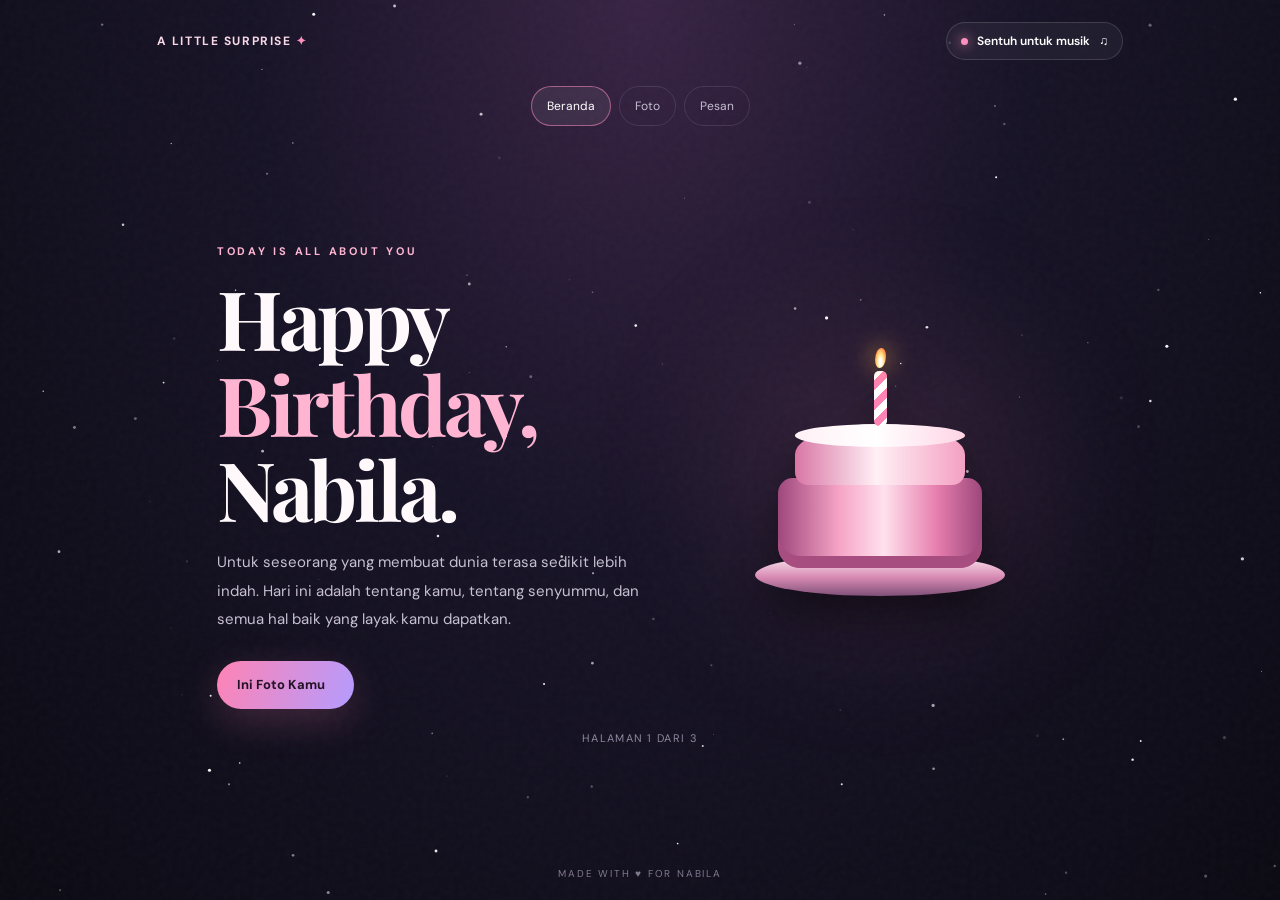
<file: index.html>
<!DOCTYPE html>
<html lang="id">
<head>
<meta charset="UTF-8">
<meta name="viewport" content="width=device-width, initial-scale=1">
<meta name="theme-color" content="#100d1d">
<title>Untuk Nabila — Selamat Ulang Tahun</title>

<link rel="icon" type="image/png" href="../img/favicon.png">

<link rel="preconnect" href="https://fonts.googleapis.com">
<link rel="preconnect" href="https://fonts.gstatic.com" crossorigin>
<link href="https://fonts.googleapis.com/css2?family=DM+Sans:wght@400;500;600;700&family=Playfair+Display:wght@500;600;700&display=swap" rel="stylesheet">
<link rel="stylesheet" href="style.css">
</head>
<body>
<canvas id="stars" aria-hidden="true"></canvas><div class="noise" aria-hidden="true"></div>
<div class="site">
<header class="topbar"><a class="brand" href="index.html">A LITTLE SURPRISE <span>✦</span></a><button class="music" id="musicButton" type="button" aria-label="Putar atau hentikan musik"><span class="music-dot"></span><span data-music-label>Putar musik</span> ♫</button></header>
<nav class="page-nav" aria-label="Navigasi halaman"><a href="index.html" aria-current="page">Beranda</a><a href="foto.html">Foto</a><a href="pesan.html">Pesan</a></nav>
<main class="content">
<section class="hero">
<div class="hero-copy"><div class="eyebrow">Today is all about you</div><h1>Happy<span>Birthday,</span>Nabila.</h1><p class="lead">Untuk seseorang yang membuat dunia terasa sedikit lebih indah. Hari ini adalah tentang kamu, tentang senyummu, dan semua hal baik yang layak kamu dapatkan.</p><div class="button-row"><a class="button primary" href="foto.html">Ini Foto Kamu<span aria-hidden="true"></span></a></div></div>
<div class="hero-art" role="img" aria-label="Ilustrasi kue ulang tahun dengan lilin menyala"><div class="cake-glow"></div><div class="cake"><div class="cake-plate"></div><div class="cake-base"></div><div class="cake-top"></div><div class="cake-icing"></div><div class="candle"><div class="flame"></div></div></div></div>
</section>
<div class="page-indicator">HALAMAN 1 DARI 3</div>
</main>
<footer class="footer">MADE WITH ♥ FOR NABILA</footer>
</div>
<div class="music-hint" id="musicHint" role="status" aria-live="polite"></div>
<script src="script.js"></script>
</body>
</html>
</file>
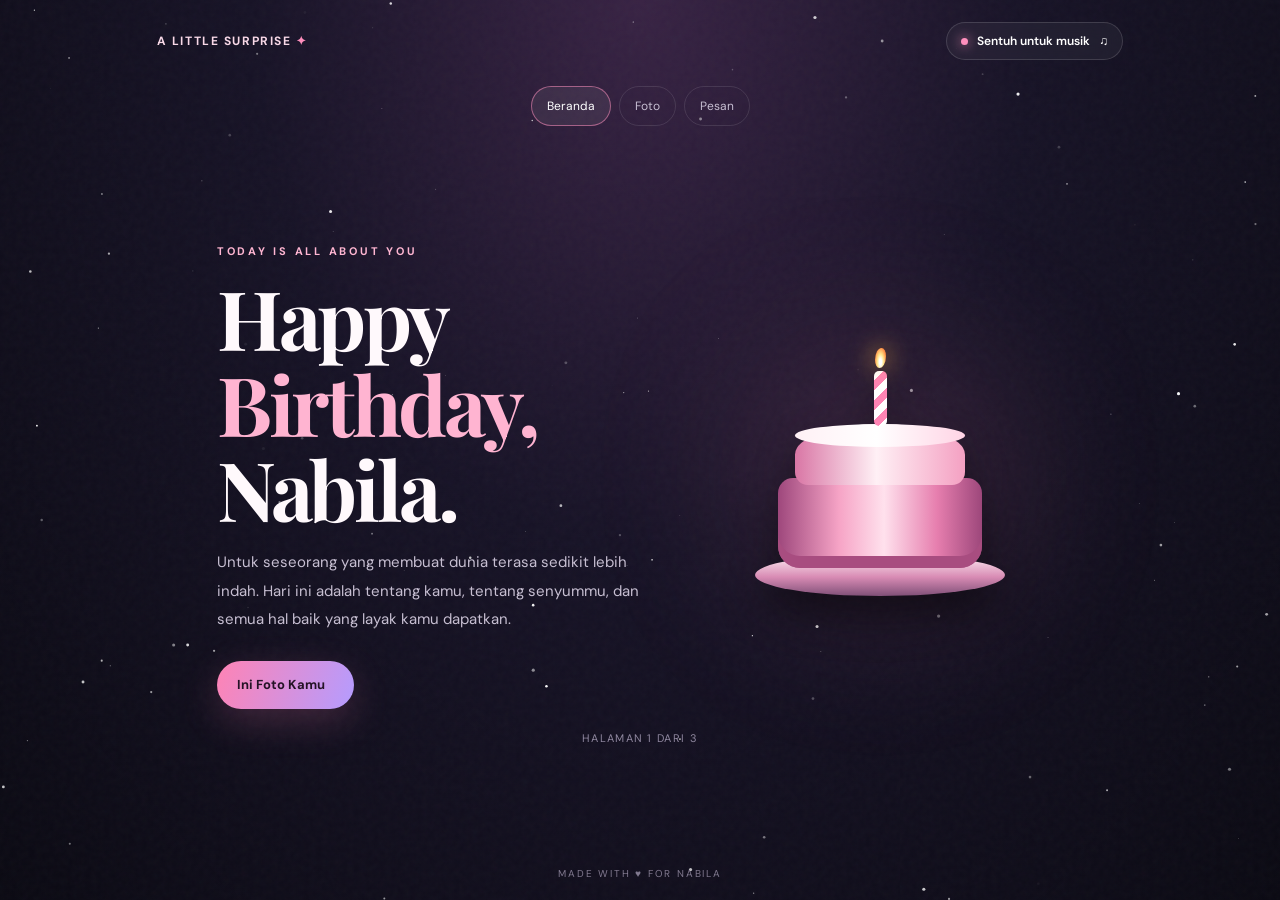
<file: nabila_halaman/index.html>
<!DOCTYPE html>
<html lang="id">
<head>
<meta charset="UTF-8">
<meta name="viewport" content="width=device-width, initial-scale=1">
<meta name="theme-color" content="#100d1d">
<title>Untuk Nabila — Selamat Ulang Tahun</title>
<link rel="preconnect" href="https://fonts.googleapis.com">
<link rel="preconnect" href="https://fonts.gstatic.com" crossorigin>
<link href="https://fonts.googleapis.com/css2?family=DM+Sans:wght@400;500;600;700&family=Playfair+Display:wght@500;600;700&display=swap" rel="stylesheet">
<link rel="stylesheet" href="style.css">
</head>
<body>
<canvas id="stars" aria-hidden="true"></canvas><div class="noise" aria-hidden="true"></div>
<div class="site">
<header class="topbar"><a class="brand" href="index.html">A LITTLE SURPRISE <span>✦</span></a><button class="music" id="musicButton" type="button" aria-label="Putar atau hentikan musik"><span class="music-dot"></span><span data-music-label>Putar musik</span> ♫</button></header>
<nav class="page-nav" aria-label="Navigasi halaman"><a href="index.html" aria-current="page">Beranda</a><a href="foto.html">Foto</a><a href="pesan.html">Pesan</a></nav>
<main class="content">
<section class="hero">
<div class="hero-copy"><div class="eyebrow">Today is all about you</div><h1>Happy<span>Birthday,</span>Nabila.</h1><p class="lead">Untuk seseorang yang membuat dunia terasa sedikit lebih indah. Hari ini adalah tentang kamu, tentang senyummu, dan semua hal baik yang layak kamu dapatkan.</p><div class="button-row"><a class="button primary" href="foto.html">Ini Foto Kamu<span aria-hidden="true"></span></a></div></div>
<div class="hero-art" role="img" aria-label="Ilustrasi kue ulang tahun dengan lilin menyala"><div class="cake-glow"></div><div class="cake"><div class="cake-plate"></div><div class="cake-base"></div><div class="cake-top"></div><div class="cake-icing"></div><div class="candle"><div class="flame"></div></div></div></div>
</section>
<div class="page-indicator">HALAMAN 1 DARI 3</div>
</main>
<footer class="footer">MADE WITH ♥ FOR NABILA</footer>
</div>
<div class="music-hint" id="musicHint" role="status" aria-live="polite"></div>
<script src="script.js"></script>
</body>
</html>
</file>
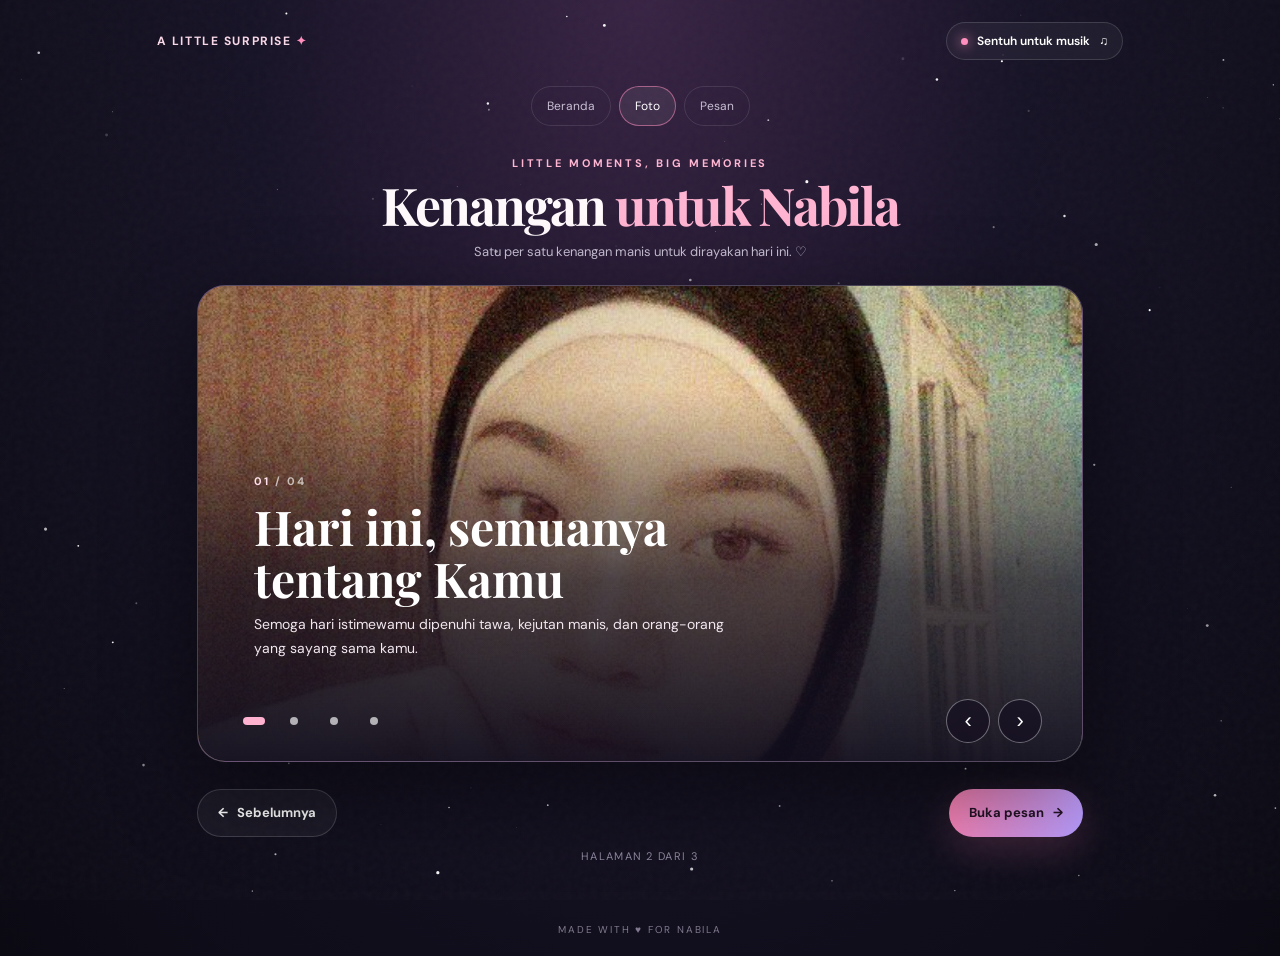
<file: foto.html>
<!DOCTYPE html>
<html lang="id">
<head>
<meta charset="UTF-8">
<meta name="viewport" content="width=device-width, initial-scale=1">
<meta name="theme-color" content="#100d1d">
<title>Foto Kenangan — Untuk Nabila</title>
<link rel="preconnect" href="https://fonts.googleapis.com">
<link rel="preconnect" href="https://fonts.gstatic.com" crossorigin>
<link href="https://fonts.googleapis.com/css2?family=DM+Sans:wght@400;500;600;700&family=Playfair+Display:wght@500;600;700&display=swap" rel="stylesheet">
<link rel="stylesheet" href="style.css">
</head>
<body>
<canvas id="stars" aria-hidden="true"></canvas><div class="noise" aria-hidden="true"></div>
<div class="site">
<header class="topbar"><a class="brand" href="index.html">A LITTLE SURPRISE <span>✦</span></a><button class="music" id="musicButton" type="button" aria-label="Putar atau hentikan musik"><span class="music-dot"></span><span data-music-label>Putar musik</span> ♫</button></header>
<nav class="page-nav" aria-label="Navigasi halaman"><a href="index.html">Beranda</a><a href="foto.html" aria-current="page">Foto</a><a href="pesan.html">Pesan</a></nav>
<main class="content photo-content">
<section aria-labelledby="galleryTitle"><div class="gallery-heading"><div class="eyebrow">Little moments, big memories</div><h1 id="galleryTitle">Kenangan<span>untuk Nabila</span></h1><p class="lead">Satu per satu kenangan manis untuk dirayakan hari ini. ♡</p></div>
<div class="memory-viewer" id="memoryViewer" tabindex="0" aria-label="Galeri foto Nabila. Gunakan tombol panah untuk mengganti foto.">
<figure class="memory-slide is-active" aria-hidden="false"><img src="../img/IMG1.JPG" alt="Foto kenangan Nabila nomor satu"><figcaption><span class="memory-number">01 <i>/ 04</i></span><h2>Hari ini, semuanya tentang Kamu</h2><p>Semoga hari istimewamu dipenuhi tawa, kejutan manis, dan orang-orang yang sayang sama kamu.</p></figcaption></figure>
<figure class="memory-slide" aria-hidden="true"><img src="../img/IMG2.JPG" alt="Foto kenangan Nabila nomor dua"><figcaption><span class="memory-number">02 <i>/ 04</i></span><h2>Jadi Nabila Yang ijal Kenal yaa</h2><p>Semoga setiap Langkahnya membawa cerita indah dan alasan baru Buat tersenyum.</p></figcaption></figure>
<figure class="memory-slide" aria-hidden="true"><img src="../img/IMG3.JPG" alt="Foto kenangan Nabila nomor tiga"><figcaption><span class="memory-number">03 <i>/ 04</i></span><h2>Untuk semua mimpi indahmu</h2><p>Semoga doa-doa baikmu menemukan jalan pulang, satu per satu, di waktu yang tepat.</p></figcaption></figure>
<figure class="memory-slide" aria-hidden="true"><img src="../img/IMG4.JPG" alt="Foto kenangan Nabila nomor empat"><figcaption><span class="memory-number">04 <i>/ 04</i></span><h2>Kamu pantas bahagia</h2><p>Jangan lupa menikmati setiap proses. Dunia terasa lebih indah karena ada kamu di dalamnya. ♡</p></figcaption></figure>
<div class="memory-controls"><div class="memory-dots" role="group" aria-label="Pilih foto"><button class="memory-dot" type="button" aria-label="Foto 1" aria-current="true"></button><button class="memory-dot" type="button" aria-label="Foto 2" aria-current="false"></button><button class="memory-dot" type="button" aria-label="Foto 3" aria-current="false"></button><button class="memory-dot" type="button" aria-label="Foto 4" aria-current="false"></button></div><div class="memory-arrows"><button class="memory-arrow" id="previousMemory" type="button" aria-label="Foto sebelumnya">‹</button><button class="memory-arrow" id="nextMemory" type="button" aria-label="Foto berikutnya">›</button></div></div>
</div></section>
<div class="button-row" style="justify-content:space-between"><a class="button" href="index.html"><span aria-hidden="true">←</span> Sebelumnya</a><a class="button primary" href="pesan.html">Buka pesan <span aria-hidden="true">→</span></a></div>
<div class="page-indicator">HALAMAN 2 DARI 3</div>
</main>
<footer class="footer">MADE WITH ♥ FOR NABILA</footer>
</div>
<div class="music-hint" id="musicHint" role="status" aria-live="polite"></div>
<script src="script.js"></script>
</body>
</html>
</file>
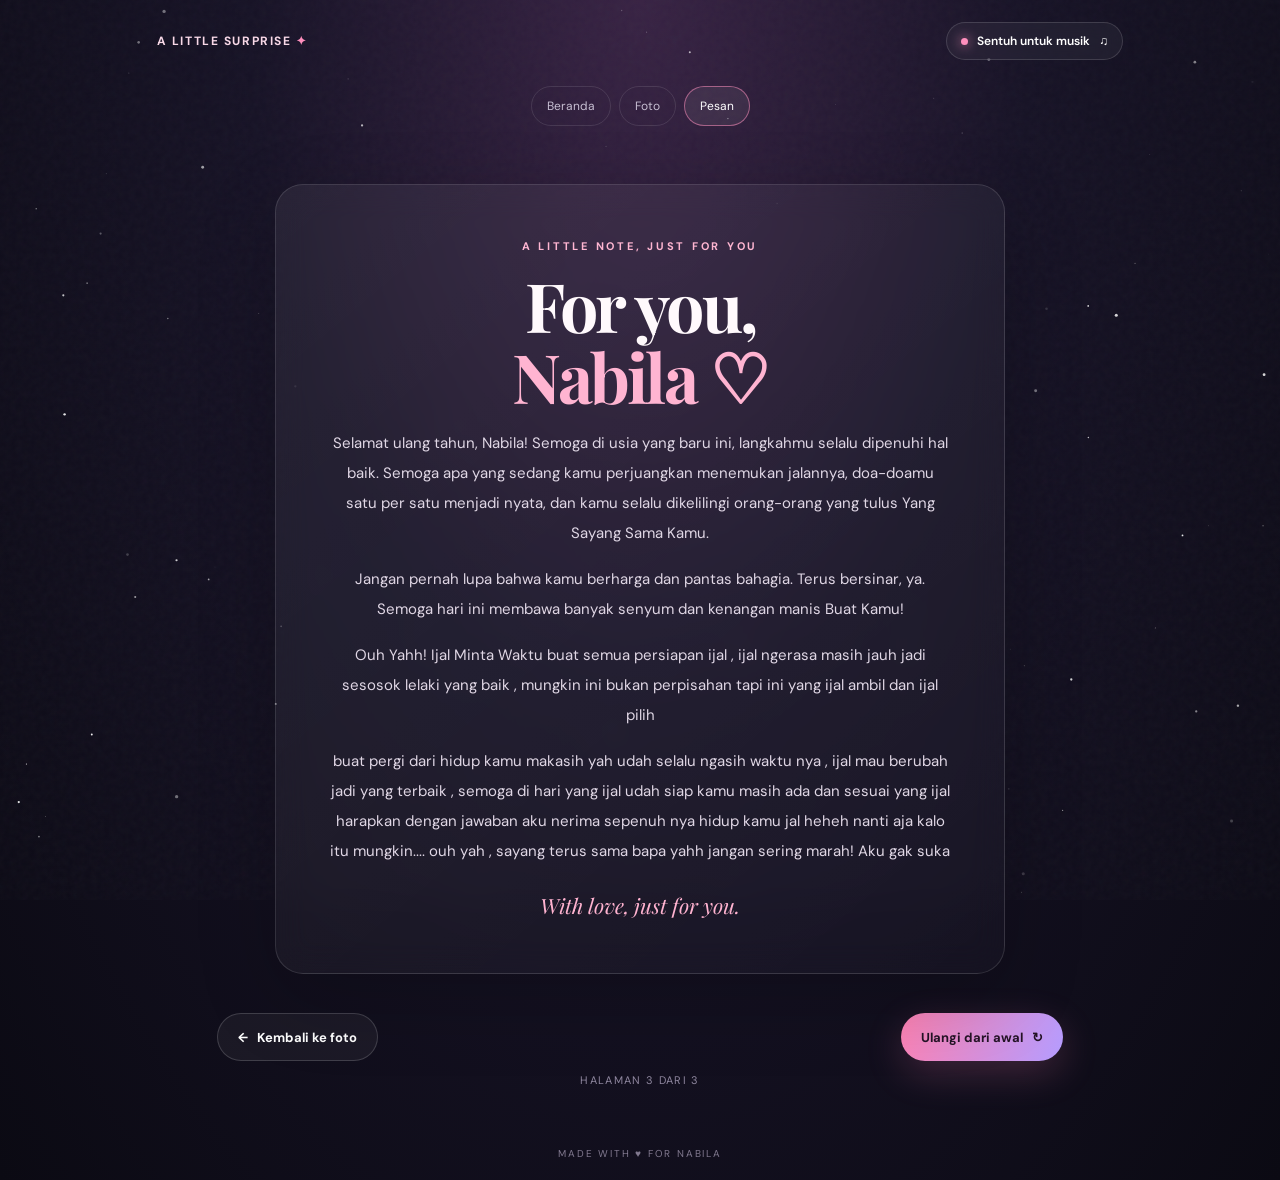
<file: pesan.html>
<!DOCTYPE html>
<html lang="id">
<head>
<meta charset="UTF-8">
<meta name="viewport" content="width=device-width, initial-scale=1">
<meta name="theme-color" content="#100d1d">
<title>Pesan untuk Nabila — Selamat Ulang Tahun</title>
<link rel="preconnect" href="https://fonts.googleapis.com">
<link rel="preconnect" href="https://fonts.gstatic.com" crossorigin>
<link href="https://fonts.googleapis.com/css2?family=DM+Sans:wght@400;500;600;700&family=Playfair+Display:wght@500;600;700&display=swap" rel="stylesheet">
<link rel="stylesheet" href="style.css">
</head>
<body>
<canvas id="stars" aria-hidden="true"></canvas><div class="noise" aria-hidden="true"></div>
<div class="site">
<header class="topbar"><a class="brand" href="index.html">A LITTLE SURPRISE <span>✦</span></a><button class="music" id="musicButton" type="button" aria-label="Putar atau hentikan musik"><span class="music-dot"></span><span data-music-label>Putar musik</span> ♫</button></header>
<nav class="page-nav" aria-label="Navigasi halaman"><a href="index.html">Beranda</a><a href="foto.html">Foto</a><a href="pesan.html" aria-current="page">Pesan</a></nav>
<main class="content">
<article class="message-card"><div class="eyebrow">A little note, just for you</div><h1>For you,<span>Nabila ♡</span></h1><p>Selamat ulang tahun, Nabila! Semoga di usia yang baru ini, langkahmu selalu dipenuhi hal baik. Semoga apa yang sedang kamu perjuangkan menemukan jalannya, doa-doamu satu per satu menjadi nyata, dan kamu selalu dikelilingi orang-orang yang tulus Yang Sayang Sama Kamu.</p><p>Jangan pernah lupa bahwa kamu berharga dan pantas bahagia. Terus bersinar, ya. Semoga hari ini membawa banyak senyum dan kenangan manis Buat Kamu!</p><p>Ouh Yahh! Ijal Minta Waktu buat semua persiapan ijal , ijal ngerasa masih jauh jadi sesosok lelaki yang baik , mungkin ini bukan perpisahan tapi ini yang ijal ambil dan ijal pilih</p><p>buat pergi dari hidup kamu makasih yah udah selalu ngasih waktu nya , ijal mau berubah jadi yang terbaik , semoga di hari yang ijal udah siap kamu masih ada dan sesuai yang ijal harapkan dengan jawaban aku nerima sepenuh nya hidup kamu jal heheh nanti aja kalo itu mungkin.... ouh yah , sayang terus sama bapa yahh jangan sering marah! Aku gak suka</p><div class="signature">With love, just for you.</div></article>
<div class="button-row" style="justify-content:space-between"><a class="button" href="foto.html"><span aria-hidden="true">←</span> Kembali ke foto</a><a class="button primary" href="index.html">Ulangi dari awal <span aria-hidden="true">↻</span></a></div>
<div class="page-indicator">HALAMAN 3 DARI 3</div>
</main>
<footer class="footer">MADE WITH ♥ FOR NABILA</footer>
</div>
<div class="music-hint" id="musicHint" role="status" aria-live="polite"></div>
<script src="script.js"></script>
</body>
</html>
</file>
<file: style.css>
:root{color-scheme:dark;--bg:#100d1d;--pink:#ff8fbd;--lav:#c5b6ff;--white:#fff9fc;--muted:#c7bfd2}
*{box-sizing:border-box}
html{min-height:100%;scroll-behavior:smooth}
body{margin:0;min-height:100vh;background:radial-gradient(ellipse at 50% 0%,#382344 0%,#171326 43%,#0b0a13 100%);color:var(--white);font-family:'DM Sans',sans-serif;overflow-x:hidden}
#stars,.noise{position:fixed;inset:0;pointer-events:none}
#stars{z-index:0}
.noise{z-index:0;opacity:.1;background-image:url("data:image/svg+xml,%3Csvg viewBox='0 0 180 180' xmlns='http://www.w3.org/2000/svg'%3E%3Cfilter id='n'%3E%3CfeTurbulence type='fractalNoise' baseFrequency='.8' numOctaves='4' stitchTiles='stitch'/%3E%3C/filter%3E%3Crect width='100%25' height='100%25' filter='url(%23n)' opacity='.3'/%3E%3C/svg%3E")}
.site{position:relative;z-index:1;min-height:100vh;display:flex;flex-direction:column}
.topbar{width:min(1120px,100%);margin:0 auto;padding:22px 6%;display:flex;align-items:center;justify-content:space-between;gap:14px}
.brand{color:#f8d8e7;font-size:12px;font-weight:700;letter-spacing:.13em;text-decoration:none;white-space:nowrap}
.brand span{color:var(--pink)}
.music{display:flex;align-items:center;gap:9px;border:1px solid #ffffff24;background:#ffffff0c;color:#fff;padding:10px 14px;border-radius:30px;font:600 12px 'DM Sans',sans-serif;cursor:pointer;backdrop-filter:blur(12px)}
.music-dot{width:7px;height:7px;background:var(--pink);border-radius:50%;box-shadow:0 0 12px var(--pink)}
.page-nav{display:flex;justify-content:center;gap:8px;padding:4px 16px 18px}
.page-nav a{min-height:40px;padding:10px 15px;display:inline-flex;align-items:center;justify-content:center;border:1px solid #ffffff1c;border-radius:30px;color:#c7bfd2;text-decoration:none;font-size:12px;transition:background .2s,color .2s,border-color .2s}
.page-nav a:hover,.page-nav a[aria-current="page"]{color:#fff;background:#ffffff12;border-color:#ff8fbd88}
.content{width:min(1000px,100%);flex:1;margin:0 auto;padding:28px 6% 40px;display:flex;flex-direction:column;justify-content:center}
.eyebrow{color:#ffb6d2;font-size:11px;letter-spacing:.25em;text-transform:uppercase;font-weight:700}
h1,h2,h3{font-family:'Playfair Display',Georgia,serif}
h1{font-size:clamp(46px,8vw,82px);line-height:1.04;letter-spacing:-.04em;margin:17px 0}
h1 span{display:block;color:#ffb4d1}
h2{font-size:clamp(34px,6vw,54px);line-height:1.1;margin:12px 0}
.lead{max-width:570px;color:var(--muted);font-size:15px;line-height:1.9}
.hero{display:grid;grid-template-columns:1.1fr .9fr;gap:32px;align-items:center}
.hero-copy{padding:10px 0}
.hero-art{min-height:390px;display:grid;place-items:center;position:relative}
.cake-glow{position:absolute;width:250px;height:250px;border-radius:50%;background:#e77bad;filter:blur(90px);opacity:.2}
.cake{position:relative;width:250px;height:270px;animation:float 4s ease-in-out infinite;filter:drop-shadow(0 22px 20px #0007)}
.cake-plate{position:absolute;left:0;bottom:15px;width:250px;height:42px;border-radius:50%;background:linear-gradient(#fff1f6,#d88bb4 55%,#805078)}
.cake-base{position:absolute;left:23px;bottom:43px;width:204px;height:90px;border-radius:15px 15px 22px 22px;background:linear-gradient(90deg,#9e477c,#f6a4c6 30%,#ffe1ed 52%,#e67eae 78%,#9d477b);box-shadow:inset 0 -12px 0 #a84d80}
.cake-top{position:absolute;left:40px;bottom:126px;width:170px;height:61px;border-radius:50% 50% 13px 13px;background:linear-gradient(90deg,#d976a5,#fff0f5 48%,#f4a0c2)}
.cake-icing{position:absolute;left:40px;bottom:164px;width:170px;height:23px;border-radius:50%;background:linear-gradient(90deg,#fff0f5,#fff 48%,#ffd4e5)}
.candle{position:absolute;left:119px;bottom:185px;width:13px;height:55px;border-radius:5px;background:repeating-linear-gradient(135deg,#fff 0 7px,#ff83b4 7px 14px)}
.flame{position:absolute;left:1px;top:-23px;width:11px;height:20px;border-radius:60% 40% 60% 40%;background:radial-gradient(ellipse at 50% 70%,#fff 0 15%,#ffe58c 40%,#ff8b42 75%);filter:drop-shadow(0 0 12px #ffb84d);animation:flicker .7s infinite alternate}
.button-row{display:flex;align-items:center;gap:12px;flex-wrap:wrap;margin-top:27px}
.button{min-height:48px;display:inline-flex;align-items:center;justify-content:center;gap:9px;padding:13px 20px;border:1px solid #ffffff2a;border-radius:30px;background:#ffffff0c;color:#fff;text-decoration:none;font:700 13px 'DM Sans',sans-serif;cursor:pointer;transition:transform .2s,background .2s}
.button:hover{transform:translateY(-2px);background:#ffffff18}
.button.primary{border:0;background:linear-gradient(110deg,#ff83b4,#b49cff);color:#241326;box-shadow:0 12px 38px #ff83b433}
.page-indicator{text-align:center;color:#8f879f;font-size:11px;letter-spacing:.12em;margin:12px 0 8px}
.gallery-heading{text-align:center;margin:0 auto 24px}
.gallery-heading .lead{margin:12px auto 0}
.photo-grid{display:grid;grid-template-columns:repeat(4,minmax(0,1fr));gap:14px}
.photo-card{min-width:0;overflow:hidden;position:relative;border:1px solid #ffffff2b;border-radius:20px;background:#21182c;box-shadow:0 20px 50px #0004}
.photo-card img{width:100%;height:clamp(190px,29vw,320px);display:block;object-fit:cover;transition:transform .5s}
.photo-card:hover img{transform:scale(1.04)}
.photo-caption{position:absolute;inset:auto 0 0;padding:38px 13px 13px;background:linear-gradient(transparent,#100d1de8);color:#fff;font-size:12px}
.photo-content{width:min(1040px,100%);padding-top:12px}
.photo-content .gallery-heading{margin-bottom:20px}
.photo-content .gallery-heading h1{font-size:clamp(34px,5vw,52px);margin:8px 0}
.photo-content .gallery-heading h1 span{display:inline;color:#ffb4d1;margin-left:.2em}
.photo-content .gallery-heading .lead{font-size:13px;margin-top:8px}
.memory-viewer{height:clamp(370px,53vh,540px);min-height:370px;position:relative;overflow:hidden;border:1px solid #ffffff30;border-radius:28px;background:linear-gradient(135deg,#472b54,#171326);box-shadow:0 30px 90px #0007;isolation:isolate;touch-action:pan-y}
.memory-slide{position:absolute;inset:0;margin:0;opacity:0;visibility:hidden;transform:scale(1.025);transition:opacity .55s ease,transform 4s ease,visibility .55s}
.memory-slide.is-active{opacity:1;visibility:visible;transform:scale(1)}
.memory-slide img{width:100%;height:100%;display:block;object-fit:cover;object-position:center 42%}
.memory-slide:after{content:"";position:absolute;inset:0;background:linear-gradient(0deg,#100d1df2 0%,#100d1db8 38%,#100d1d05 78%),linear-gradient(90deg,#120d1d42,transparent 65%)}
.memory-slide figcaption{position:absolute;z-index:1;left:clamp(22px,5vw,56px);right:clamp(22px,5vw,56px);bottom:clamp(80px,11vw,100px);color:#fff}
.memory-number{color:#ffe0eb;font-size:11px;font-weight:700;letter-spacing:.18em}
.memory-number i{font-style:normal;color:#ffffffa8}
.memory-slide h2{max-width:580px;font-size:clamp(30px,5vw,48px);margin:10px 0 8px}
.memory-slide figcaption p{max-width:470px;color:#f1e7ef;line-height:1.7;font-size:14px;margin:0}
.memory-controls{position:absolute;z-index:2;left:clamp(16px,4vw,40px);right:clamp(16px,4vw,40px);bottom:18px;display:flex;align-items:center;justify-content:space-between}
.memory-dots,.memory-arrows{display:flex;align-items:center;gap:8px}
.memory-dot,.memory-arrow{border:1px solid #ffffff60;background:#140f20a8;color:#fff;cursor:pointer;backdrop-filter:blur(8px)}
.memory-dot{position:relative;width:32px;height:36px;padding:0;border:0;border-radius:50%;background:transparent}
.memory-dot:before{content:"";position:absolute;top:50%;left:50%;width:8px;height:8px;border-radius:10px;background:#ffffffa8;transform:translate(-50%,-50%);transition:.2s}
.memory-dot[aria-current="true"]:before{width:22px;background:#ffb1d0}
.memory-arrow{width:44px;height:44px;border-radius:50%;font-size:22px;line-height:1}
.memory-dot:hover:before{background:#fff}
.memory-arrow:hover{background:#ff8fbd;color:#241326}
.memory-dot:focus-visible,.memory-arrow:focus-visible,.memory-viewer:focus-visible{outline:2px solid #ffe2ed;outline-offset:3px}
.message-card{max-width:780px;margin:12px auto;padding:clamp(28px,6vw,54px);border:1px solid #ffffff20;border-radius:28px;background:linear-gradient(140deg,#ffffff10,#ffffff05);backdrop-filter:blur(16px);box-shadow:0 25px 80px #0003;text-align:center}
.message-card h1{font-size:clamp(40px,7vw,68px)}
.message-card p{color:#e0d7e5;font-size:15px;line-height:2;margin:16px auto;max-width:620px}
.signature{color:#ffb3d0;font:italic 21px 'Playfair Display',Georgia,serif;margin-top:25px}
.footer{text-align:center;padding:12px 15px 20px;color:#81798f;font-size:10px;letter-spacing:.18em}
.music-hint{position:fixed;z-index:3;left:50%;bottom:18px;transform:translate(-50%,14px);padding:11px 16px;border:1px solid #ffffff24;border-radius:24px;background:#21182c;color:#fff;font-size:12px;opacity:0;pointer-events:none;transition:opacity .2s,transform .2s}
.music-hint.show{opacity:1;transform:translate(-50%,0)}
@keyframes float{0%,100%{transform:translateY(0)}50%{transform:translateY(-12px)}}
@keyframes flicker{to{transform:rotate(-8deg) scale(.9);filter:drop-shadow(0 0 18px #ffc24a)}}
@media(max-width:700px){.topbar{padding:17px 5%}.page-nav{gap:5px;padding:3px 10px 12px}.page-nav a{padding:9px 12px;font-size:11px}.content{padding:24px 6% 32px}.hero{grid-template-columns:1fr;gap:0;text-align:center}.hero-copy{padding:12px 0 0}.hero-copy .lead{margin-left:auto;margin-right:auto}.hero-copy .button-row{justify-content:center}.hero-art{min-height:290px}.cake{transform:scale(.82)}.photo-grid{grid-template-columns:repeat(2,minmax(0,1fr));gap:10px}.photo-card{border-radius:16px}.photo-card img{height:clamp(190px,58vw,290px)}.photo-caption{font-size:11px;padding:32px 10px 10px}.gallery-heading{margin-bottom:20px}.gallery-heading .lead{font-size:14px}.photo-content{padding:17px 16px 27px}.photo-content .gallery-heading{margin-bottom:17px}.photo-content .gallery-heading h1 span{display:block;margin-left:0}.memory-viewer{height:min(61vh,520px);min-height:390px;border-radius:22px}.memory-slide img{object-position:center 40%}.memory-slide:after{background:linear-gradient(0deg,#100d1df5 0%,#100d1dc4 40%,#100d1d02 82%)}.memory-slide figcaption{left:21px;right:21px;bottom:91px}.memory-slide h2{font-size:clamp(29px,8vw,40px);margin:9px 0}.memory-slide figcaption p{font-size:13px;line-height:1.6}.memory-controls{left:13px;right:13px;bottom:11px}.memory-arrow{width:42px;height:42px}.photo-content>.button-row{margin-top:19px!important}.message-card{padding:30px 21px}.message-card p{font-size:14px;line-height:1.85}}
@media(max-width:360px){.brand{font-size:10px}.music{padding:9px 10px}.page-nav a{padding:8px 9px}.photo-card img{height:190px}.photo-content{padding-right:12px;padding-left:12px}.memory-viewer{min-height:370px}}
@media(prefers-reduced-motion:reduce){*,*:before,*:after{animation-duration:.01ms!important;animation-iteration-count:1!important;scroll-behavior:auto!important;transition:none!important}}
</file>
<file: nabila_halaman/style.css>
:root{color-scheme:dark;--bg:#100d1d;--pink:#ff8fbd;--lav:#c5b6ff;--white:#fff9fc;--muted:#c7bfd2}
*{box-sizing:border-box}
html{min-height:100%;scroll-behavior:smooth}
body{margin:0;min-height:100vh;background:radial-gradient(ellipse at 50% 0%,#382344 0%,#171326 43%,#0b0a13 100%);color:var(--white);font-family:'DM Sans',sans-serif;overflow-x:hidden}
#stars,.noise{position:fixed;inset:0;pointer-events:none}
#stars{z-index:0}
.noise{z-index:0;opacity:.1;background-image:url("data:image/svg+xml,%3Csvg viewBox='0 0 180 180' xmlns='http://www.w3.org/2000/svg'%3E%3Cfilter id='n'%3E%3CfeTurbulence type='fractalNoise' baseFrequency='.8' numOctaves='4' stitchTiles='stitch'/%3E%3C/filter%3E%3Crect width='100%25' height='100%25' filter='url(%23n)' opacity='.3'/%3E%3C/svg%3E")}
.site{position:relative;z-index:1;min-height:100vh;display:flex;flex-direction:column}
.topbar{width:min(1120px,100%);margin:0 auto;padding:22px 6%;display:flex;align-items:center;justify-content:space-between;gap:14px}
.brand{color:#f8d8e7;font-size:12px;font-weight:700;letter-spacing:.13em;text-decoration:none;white-space:nowrap}
.brand span{color:var(--pink)}
.music{display:flex;align-items:center;gap:9px;border:1px solid #ffffff24;background:#ffffff0c;color:#fff;padding:10px 14px;border-radius:30px;font:600 12px 'DM Sans',sans-serif;cursor:pointer;backdrop-filter:blur(12px)}
.music-dot{width:7px;height:7px;background:var(--pink);border-radius:50%;box-shadow:0 0 12px var(--pink)}
.page-nav{display:flex;justify-content:center;gap:8px;padding:4px 16px 18px}
.page-nav a{min-height:40px;padding:10px 15px;display:inline-flex;align-items:center;justify-content:center;border:1px solid #ffffff1c;border-radius:30px;color:#c7bfd2;text-decoration:none;font-size:12px;transition:background .2s,color .2s,border-color .2s}
.page-nav a:hover,.page-nav a[aria-current="page"]{color:#fff;background:#ffffff12;border-color:#ff8fbd88}
.content{width:min(1000px,100%);flex:1;margin:0 auto;padding:28px 6% 40px;display:flex;flex-direction:column;justify-content:center}
.eyebrow{color:#ffb6d2;font-size:11px;letter-spacing:.25em;text-transform:uppercase;font-weight:700}
h1,h2,h3{font-family:'Playfair Display',Georgia,serif}
h1{font-size:clamp(46px,8vw,82px);line-height:1.04;letter-spacing:-.04em;margin:17px 0}
h1 span{display:block;color:#ffb4d1}
h2{font-size:clamp(34px,6vw,54px);line-height:1.1;margin:12px 0}
.lead{max-width:570px;color:var(--muted);font-size:15px;line-height:1.9}
.hero{display:grid;grid-template-columns:1.1fr .9fr;gap:32px;align-items:center}
.hero-copy{padding:10px 0}
.hero-art{min-height:390px;display:grid;place-items:center;position:relative}
.cake-glow{position:absolute;width:250px;height:250px;border-radius:50%;background:#e77bad;filter:blur(90px);opacity:.2}
.cake{position:relative;width:250px;height:270px;animation:float 4s ease-in-out infinite;filter:drop-shadow(0 22px 20px #0007)}
.cake-plate{position:absolute;left:0;bottom:15px;width:250px;height:42px;border-radius:50%;background:linear-gradient(#fff1f6,#d88bb4 55%,#805078)}
.cake-base{position:absolute;left:23px;bottom:43px;width:204px;height:90px;border-radius:15px 15px 22px 22px;background:linear-gradient(90deg,#9e477c,#f6a4c6 30%,#ffe1ed 52%,#e67eae 78%,#9d477b);box-shadow:inset 0 -12px 0 #a84d80}
.cake-top{position:absolute;left:40px;bottom:126px;width:170px;height:61px;border-radius:50% 50% 13px 13px;background:linear-gradient(90deg,#d976a5,#fff0f5 48%,#f4a0c2)}
.cake-icing{position:absolute;left:40px;bottom:164px;width:170px;height:23px;border-radius:50%;background:linear-gradient(90deg,#fff0f5,#fff 48%,#ffd4e5)}
.candle{position:absolute;left:119px;bottom:185px;width:13px;height:55px;border-radius:5px;background:repeating-linear-gradient(135deg,#fff 0 7px,#ff83b4 7px 14px)}
.flame{position:absolute;left:1px;top:-23px;width:11px;height:20px;border-radius:60% 40% 60% 40%;background:radial-gradient(ellipse at 50% 70%,#fff 0 15%,#ffe58c 40%,#ff8b42 75%);filter:drop-shadow(0 0 12px #ffb84d);animation:flicker .7s infinite alternate}
.button-row{display:flex;align-items:center;gap:12px;flex-wrap:wrap;margin-top:27px}
.button{min-height:48px;display:inline-flex;align-items:center;justify-content:center;gap:9px;padding:13px 20px;border:1px solid #ffffff2a;border-radius:30px;background:#ffffff0c;color:#fff;text-decoration:none;font:700 13px 'DM Sans',sans-serif;cursor:pointer;transition:transform .2s,background .2s}
.button:hover{transform:translateY(-2px);background:#ffffff18}
.button.primary{border:0;background:linear-gradient(110deg,#ff83b4,#b49cff);color:#241326;box-shadow:0 12px 38px #ff83b433}
.page-indicator{text-align:center;color:#8f879f;font-size:11px;letter-spacing:.12em;margin:12px 0 8px}
.gallery-heading{text-align:center;margin:0 auto 24px}
.gallery-heading .lead{margin:12px auto 0}
.photo-grid{display:grid;grid-template-columns:repeat(4,minmax(0,1fr));gap:14px}
.photo-card{min-width:0;overflow:hidden;position:relative;border:1px solid #ffffff2b;border-radius:20px;background:#21182c;box-shadow:0 20px 50px #0004}
.photo-card img{width:100%;height:clamp(190px,29vw,320px);display:block;object-fit:cover;transition:transform .5s}
.photo-card:hover img{transform:scale(1.04)}
.photo-caption{position:absolute;inset:auto 0 0;padding:38px 13px 13px;background:linear-gradient(transparent,#100d1de8);color:#fff;font-size:12px}
.photo-content{width:min(1040px,100%);padding-top:12px}
.photo-content .gallery-heading{margin-bottom:20px}
.photo-content .gallery-heading h1{font-size:clamp(34px,5vw,52px);margin:8px 0}
.photo-content .gallery-heading h1 span{display:inline;color:#ffb4d1;margin-left:.2em}
.photo-content .gallery-heading .lead{font-size:13px;margin-top:8px}
.memory-viewer{height:clamp(370px,53vh,540px);min-height:370px;position:relative;overflow:hidden;border:1px solid #ffffff30;border-radius:28px;background:linear-gradient(135deg,#472b54,#171326);box-shadow:0 30px 90px #0007;isolation:isolate;touch-action:pan-y}
.memory-slide{position:absolute;inset:0;margin:0;opacity:0;visibility:hidden;transform:scale(1.025);transition:opacity .55s ease,transform 4s ease,visibility .55s}
.memory-slide.is-active{opacity:1;visibility:visible;transform:scale(1)}
.memory-slide img{width:100%;height:100%;display:block;object-fit:cover;object-position:center 42%}
.memory-slide:after{content:"";position:absolute;inset:0;background:linear-gradient(0deg,#100d1df2 0%,#100d1db8 38%,#100d1d05 78%),linear-gradient(90deg,#120d1d42,transparent 65%)}
.memory-slide figcaption{position:absolute;z-index:1;left:clamp(22px,5vw,56px);right:clamp(22px,5vw,56px);bottom:clamp(80px,11vw,100px);color:#fff}
.memory-number{color:#ffe0eb;font-size:11px;font-weight:700;letter-spacing:.18em}
.memory-number i{font-style:normal;color:#ffffffa8}
.memory-slide h2{max-width:580px;font-size:clamp(30px,5vw,48px);margin:10px 0 8px}
.memory-slide figcaption p{max-width:470px;color:#f1e7ef;line-height:1.7;font-size:14px;margin:0}
.memory-controls{position:absolute;z-index:2;left:clamp(16px,4vw,40px);right:clamp(16px,4vw,40px);bottom:18px;display:flex;align-items:center;justify-content:space-between}
.memory-dots,.memory-arrows{display:flex;align-items:center;gap:8px}
.memory-dot,.memory-arrow{border:1px solid #ffffff60;background:#140f20a8;color:#fff;cursor:pointer;backdrop-filter:blur(8px)}
.memory-dot{position:relative;width:32px;height:36px;padding:0;border:0;border-radius:50%;background:transparent}
.memory-dot:before{content:"";position:absolute;top:50%;left:50%;width:8px;height:8px;border-radius:10px;background:#ffffffa8;transform:translate(-50%,-50%);transition:.2s}
.memory-dot[aria-current="true"]:before{width:22px;background:#ffb1d0}
.memory-arrow{width:44px;height:44px;border-radius:50%;font-size:22px;line-height:1}
.memory-dot:hover:before{background:#fff}
.memory-arrow:hover{background:#ff8fbd;color:#241326}
.memory-dot:focus-visible,.memory-arrow:focus-visible,.memory-viewer:focus-visible{outline:2px solid #ffe2ed;outline-offset:3px}
.message-card{max-width:780px;margin:12px auto;padding:clamp(28px,6vw,54px);border:1px solid #ffffff20;border-radius:28px;background:linear-gradient(140deg,#ffffff10,#ffffff05);backdrop-filter:blur(16px);box-shadow:0 25px 80px #0003;text-align:center}
.message-card h1{font-size:clamp(40px,7vw,68px)}
.message-card p{color:#e0d7e5;font-size:15px;line-height:2;margin:16px auto;max-width:620px}
.signature{color:#ffb3d0;font:italic 21px 'Playfair Display',Georgia,serif;margin-top:25px}
.footer{text-align:center;padding:12px 15px 20px;color:#81798f;font-size:10px;letter-spacing:.18em}
.music-hint{position:fixed;z-index:3;left:50%;bottom:18px;transform:translate(-50%,14px);padding:11px 16px;border:1px solid #ffffff24;border-radius:24px;background:#21182c;color:#fff;font-size:12px;opacity:0;pointer-events:none;transition:opacity .2s,transform .2s}
.music-hint.show{opacity:1;transform:translate(-50%,0)}
@keyframes float{0%,100%{transform:translateY(0)}50%{transform:translateY(-12px)}}
@keyframes flicker{to{transform:rotate(-8deg) scale(.9);filter:drop-shadow(0 0 18px #ffc24a)}}
@media(max-width:700px){.topbar{padding:17px 5%}.page-nav{gap:5px;padding:3px 10px 12px}.page-nav a{padding:9px 12px;font-size:11px}.content{padding:24px 6% 32px}.hero{grid-template-columns:1fr;gap:0;text-align:center}.hero-copy{padding:12px 0 0}.hero-copy .lead{margin-left:auto;margin-right:auto}.hero-copy .button-row{justify-content:center}.hero-art{min-height:290px}.cake{transform:scale(.82)}.photo-grid{grid-template-columns:repeat(2,minmax(0,1fr));gap:10px}.photo-card{border-radius:16px}.photo-card img{height:clamp(190px,58vw,290px)}.photo-caption{font-size:11px;padding:32px 10px 10px}.gallery-heading{margin-bottom:20px}.gallery-heading .lead{font-size:14px}.photo-content{padding:17px 16px 27px}.photo-content .gallery-heading{margin-bottom:17px}.photo-content .gallery-heading h1 span{display:block;margin-left:0}.memory-viewer{height:min(61vh,520px);min-height:390px;border-radius:22px}.memory-slide img{object-position:center 40%}.memory-slide:after{background:linear-gradient(0deg,#100d1df5 0%,#100d1dc4 40%,#100d1d02 82%)}.memory-slide figcaption{left:21px;right:21px;bottom:91px}.memory-slide h2{font-size:clamp(29px,8vw,40px);margin:9px 0}.memory-slide figcaption p{font-size:13px;line-height:1.6}.memory-controls{left:13px;right:13px;bottom:11px}.memory-arrow{width:42px;height:42px}.photo-content>.button-row{margin-top:19px!important}.message-card{padding:30px 21px}.message-card p{font-size:14px;line-height:1.85}}
@media(max-width:360px){.brand{font-size:10px}.music{padding:9px 10px}.page-nav a{padding:8px 9px}.photo-card img{height:190px}.photo-content{padding-right:12px;padding-left:12px}.memory-viewer{min-height:370px}}
@media(prefers-reduced-motion:reduce){*,*:before,*:after{animation-duration:.01ms!important;animation-iteration-count:1!important;scroll-behavior:auto!important;transition:none!important}}
</file>
